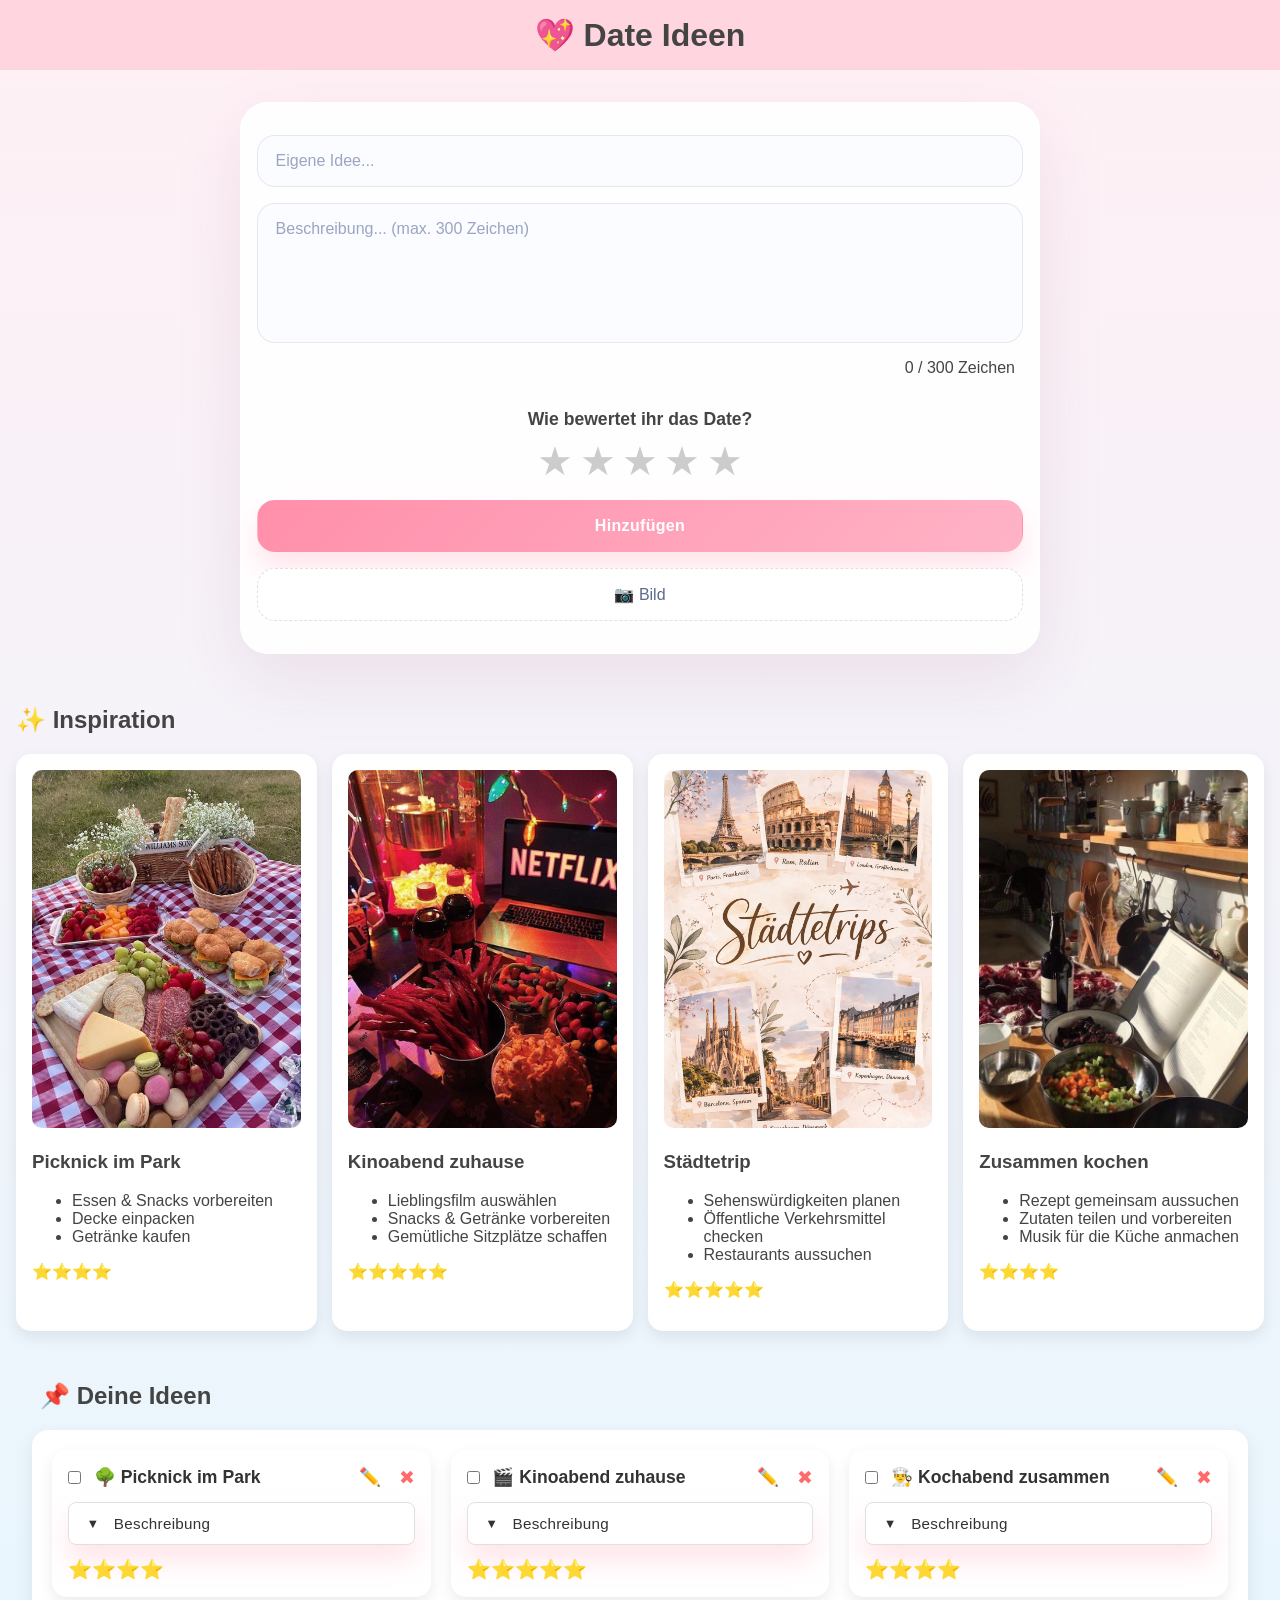
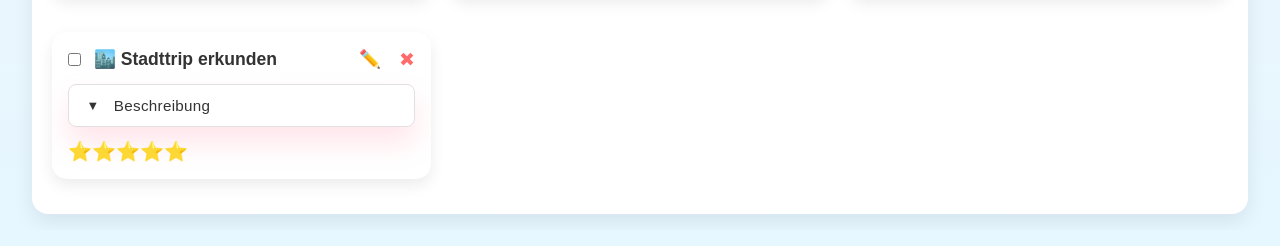
<file: index.html>
<!DOCTYPE html>
<html lang="de">
<head>
  <meta charset="UTF-8">
  <meta name="viewport" content="width=device-width, initial-scale=1.0">
  <title>Date Ideen </title>
  <link rel="stylesheet" href="style.css">
  <script src="script.js" defer></script>
</head>

<body>

<header>
  <h1>💖 Date Ideen</h1>
</header>

<section class="form-section">
  <input type="text" id="title" placeholder="Eigene Idee...">
  <textarea id="description" placeholder="Beschreibung... (max. 300 Zeichen)" maxlength="300"></textarea>
  <div class="textarea-box">
     <div class="char-count">0 / 300 Zeichen</div>
  </div>

  <div class="bewertung">
    <h2>Wie bewertet ihr das Date?</h2>
    <div class="sterne">
      <input type="radio" id="stern5" name="bewertung" value="5">
      <label for="stern5" title="5 Sterne">★</label>
      <input type="radio" id="stern4" name="bewertung" value="4">
      <label for="stern4" title="4 Sterne">★</label>
      <input type="radio" id="stern3" name="bewertung" value="3">
      <label for="stern3" title="3 Sterne">★</label>
      <input type="radio" id="stern2" name="bewertung" value="2">
      <label for="stern2" title="2 Sterne">★</label>
      <input type="radio" id="stern1" name="bewertung" value="1">
      <label for="stern1" title="1 Stern">★</label>
    </div>
  </div>

  <button id="myButton" type="button">Hinzufügen</button>

  <!-- Bild Upload -->
  <label class="upload">
      📷 Bild 
      <input type="file" accept="image/*">
  </label>
</section>


<section class="inspiration">
  <h2>✨ Inspiration</h2>
  <!-- Inspiration-Cards werden per DOM Manipulation aus script.js eingefügt -->
  <div class="inspirationsbox" id="inspirationsbox"></div>
</section>

<section class="ideas">
    <div class="ideasbox">
  <h2>📌 Deine Ideen</h2>
  <!-- ToDo Liste -->
    <div class="todo-list">

        <div id="ideaList"></div>
    </div>
  </div>
</section>


</body>
</html>
</file>
<file: style.css>
*, *::before, *::after {
  box-sizing: border-box;
}

body {
  font-family: 'Segoe UI', sans-serif;                                  /*schriftart wählen*/
  margin: 0;                                                            /* Abstand nach außen in alle richtungen */
  background: linear-gradient(to bottom, #fff0f5, #e6f7ff);         
  color: #444;                                                        /* Textfarbe */
  overflow-x: hidden;                                                   /* Verhindert horizontales Scrollen */
}

header {
  background: #ffd6e0;
  padding: 1rem;                                                        /* Abstand nach innen in alle richtungen */
  text-align: center;                                                   /* Zentriert den Text */
}

h1 {
  margin: 0;
}

.form-section {
  background: rgba(255, 255, 255, 0.92);
  border: 1px solid rgba(255, 255, 255, 0.8);                         /* Rand der Box, 1pixel breit, durchgezogen */
  box-shadow: 0 24px 70px rgba(138, 58, 94, 0.10);                    /* Schatteneffekt: 0px horizontal, 24px vertikal, 70px Unschärfe, Farbe mit Transparenz */
  border-radius: 28px;                                                  /* Abgerundete Ecken mit einem Radius von 28px */
  padding: 2rem 1rem;
  display: flex;                                                        /* Flexbox-Layout aktivieren */
  flex-direction: column;                                               /* Elemente vertikal anordnen */
  gap: 1rem;                                                            /* Abstand zwischen den Elementen */
  margin: 2rem 0 1rem;
  width: 100%;
  max-width: none;
  box-sizing: border-box;                                               /* Sorgt dafür, dass Padding und Border in der Gesamtbreite enthalten sind */
}

input,
textarea,
button {
  width: 100%;
  padding: 1rem 1.1rem;
  border-radius: 18px;
  border: 1px solid rgba(0, 0, 0, 0.08);
  background: #fbfcff;
  font-size: 1rem;
  font-family: inherit;
  box-sizing: border-box;
  transition: transform 0.2s ease, border-color 0.2s ease, box-shadow 0.2s ease;
}

textarea {
  resize: none;
}

input:focus,
textarea:focus {
  outline: none;
  border-color: rgba(255, 106, 141, 0.6);
  box-shadow: 0 0 0 4px rgba(255, 106, 141, 0.1);
  transform: translateY(-1px);
}

textarea {
  min-height: 140px;
  resize: none;
}

textarea::placeholder,
input::placeholder {
  color: #9aa5c1;
}

button {
  background: linear-gradient(135deg, #ff8fab 0%, #ffb3c6 100%);
  border: 1px solid transparent;
  color: #fff;
  font-weight: 700;
  letter-spacing: 0.02em;
  cursor: pointer;
  box-shadow: 0 16px 28px rgba(255, 146, 167, 0.24);
}
.blue {
  background: linear-gradient(135deg, #6ec1ff 0%, #a0d8ff 100%);
  box-shadow: 0 16px 28px rgba(110, 193, 255, 0.24);
}

button:hover {
  transform: translateY(-1px);
  background: linear-gradient(135deg, #ff7ea5 0%, #ffa7c0 100%);
}

.textarea-box {
  display: flex;
  justify-content: flex-end;
  padding-right: 0.5rem;
}

.upload {
  display: inline-flex;
  align-items: center;
  justify-content: center;
  gap: 0.5rem;
  padding: 1rem 1.2rem;
  border-radius: 18px;
  background: #fff;
  border: 1px dashed rgba(0, 0, 0, 0.12);
  color: #5f6a8a;
  cursor: pointer;
  transition: border-color 0.2s ease, background 0.2s ease, transform 0.2s ease;               /* animation */
}

.upload:hover {                                         /*animation*/
  border-color: rgba(255, 106, 141, 0.8);
  background: rgba(255, 250, 253, 0.9);
  transform: translateY(-1px);
}

.upload input {
  display: none;
}

.bewertung {
  display: flex;
  flex-direction: column;
  align-items: center;
  gap: 0.5rem;
  margin: 1rem auto 0 auto;
  text-align: center;
}

.bewertung h2 {
  margin: 0;
  font-size: 1.1rem;
}

.sterne {
  display: flex;
  flex-direction: row-reverse;
  justify-content: center;
  gap: 0.4rem;
}

.sterne input {
  display: none;
}

.sterne label {
  font-size: 2.5rem;
  color: #ccc;
  cursor: pointer;
  transition: color 0.2s ease, transform 0.2s ease;
}

.sterne label:hover,
.sterne label:hover ~ label {
  color: #ffcc00;
}

.sterne label:hover {
  transform: scale(1.1);
}

.sterne input:checked ~ label,
.sterne input:checked ~ label ~ label {
  color: #ffcc00;
}

.filter {
  padding: 1rem;
}

.inspiration {
  padding: 1rem;
}

.ideas {
  width: 100%;
}

.ideas h2 {
  margin-left: 0.5rem;
}

.inspirationsbox {
  display: grid;
  grid-template-columns: repeat(auto-fit, minmax(150px, 1fr));
  gap: 15px;
}

.card {
  background: white;
  padding: 1rem;
  border-radius: 15px;
  box-shadow: 0 6px 15px rgba(0,0,0,0.08);
  transition: 0.3s;
}

.card:hover {
  transform: translateY(-5px);
}

.card img {
  width: 100%;
  aspect-ratio: 3 / 4;
  object-fit: cover;
  object-position: center;
  border-radius: 10px;
}

.actions {
  display: flex;
  gap: 10px;
  margin-top: 10px;
}

.ideasbox {
  display: block;
  width: 100%;
  max-width: 100%;
  padding: 1rem;
  box-sizing: border-box;
  overflow: hidden;
}

.ideas {
  width: 100%;
  padding: 0 1rem 1rem;
  box-sizing: border-box;
  overflow-x: hidden;
}

.ideas h2 {
  margin-left: 0;
  padding-left: 0.5rem;
}

/* Animation */
.fade-in {
  animation: fadeIn 0.5s ease;
}

@keyframes fadeIn {
  from {
    opacity: 0;
    transform: translateY(10px);
  }
  to {
    opacity: 1;
    transform: translateY(0);
  }
}

/* To-Do Liste */
.todo-list {
    background: white;
    padding: 20px;
    border-radius: 16px;
    width: 100%;
    max-width: 100%;
    box-sizing: border-box;
    margin: 0;
    box-shadow: 0 8px 20px rgba(0,0,0,0.08);
    overflow: hidden;
}

#ideaList {
    display: grid;
    grid-template-columns: repeat(auto-fill, minmax(280px, 1fr));
    gap: 20px;
}

.todo-list h2 {
    text-align: center;
    margin-bottom: 15px;
}

/* To-Do Karten */
.todo-card {
    background: white;
    border-radius: 15px;
    box-shadow: 0 6px 15px rgba(0,0,0,0.08);
    transition: 0.3s;
    margin-bottom: 15px;
    overflow: hidden;
}

.todo-card:hover {
    transform: translateY(-5px);
    box-shadow: 0 8px 20px rgba(0,0,0,0.12);
}

.todo-card.done {
    opacity: 0.6;
}

.todo-card-image {
    width: 100%;
    aspect-ratio: 3 / 2;
    object-fit: cover;
    object-position: center;
}

.todo-card-content {
    padding: 1rem;
}

.todo-card-header {
    display: flex;
    align-items: center;
    justify-content: space-between;
    margin-bottom: 0.8rem;
}

.todo-card-title-section {
    display: flex;
    align-items: center;
    gap: 0.8rem;
    flex: 1;
    min-width: 0;
}

.todo-card-title-section input {
    width: auto;
    margin: 0;
    cursor: pointer;
    flex-shrink: 0;
}

.todo-card-title {
    margin: 0;
    font-size: 1.1rem;
    color: #333;
    cursor: pointer;
    user-select: none;
    word-break: break-word;
}

.todo-card-title-section input:checked + .todo-card-title {
    text-decoration: line-through;
    color: #999;
}

.delete {
    cursor: pointer;
    color: #ff6b6b;
    font-size: 1.2rem;
    transition: 0.2s;
    flex-shrink: 0;
}

.delete:hover {
    color: red;
    transform: scale(1.3);
}

/* Dropdown Menu Styling */
.dropdown-toggle {
    width: 100%;
    background: white;
    border: 1px solid #e0e0e0;
    border-radius: 8px;
    padding: 0.75rem 1rem;
    cursor: pointer;
    display: flex;
    align-items: center;
    gap: 0.8rem;
    font-size: 0.95rem;
    color: #333;
    font-weight: 500;
    transition: all 0.3s ease;
    margin-bottom: 0.8rem;
    font-family: inherit;
}

.dropdown-toggle:hover {
    background: #f9fafb;
    border-color: #ff8fab;
    color: #ff8fab;
}

.dropdown-toggle.open {
    background: rgba(255, 139, 171, 0.05);
    border-color: #ff8fab;
    color: #ff8fab;
}

.dropdown-arrow {
    display: inline-flex;
    align-items: center;
    justify-content: center;
    font-size: 0.8rem;
    transition: transform 0.3s ease;
    min-width: 16px;
}

.dropdown-toggle.open .dropdown-arrow {
    transform: rotate(180deg);
}

.dropdown-content {
    max-height: 0;
    overflow: hidden;
    transition: max-height 0.3s ease, opacity 0.3s ease;
    opacity: 0;
    margin-bottom: 0;
}

.dropdown-content.open {
    max-height: 500px;
    opacity: 1;
    margin-bottom: 0.8rem;
}

.dropdown-image {
    width: 100%;
    aspect-ratio: 3 / 2;
    object-fit: cover;
    object-position: center;
    border-radius: 6px;
    margin-bottom: 0.8rem;
}

.dropdown-content ul {
    margin: 0;
    padding: 0.5rem 0 0.5rem 24px;
    list-style: disc inside;
    background: #f9fafb;
    border-radius: 6px;
    border-left: 3px solid #ff8fab;
}

.dropdown-content li {
    margin: 8px 0;
    color: #555;
    font-size: 0.9rem;
}

.todo-card-toggle {
    display: flex;
    align-items: center;
    gap: 0.5rem;
    margin-bottom: 0.8rem;
}

.todo-card-rating {
    margin: 0;
    font-size: 1.2rem;
    color: #ffcc00;
}

.delete {
    cursor: pointer;
    color: #ff6b6b;
    margin-left: 10px;
    transition: 0.2s;
}

.delete:hover {
    color: red;
    transform: scale(1.2);
}

/* Kartenaktionen: Edit + Delete nebeneinander */
.card-actions {
    display: flex;
    align-items: center;
    gap: 0.5rem;
}

.edit-btn {
    cursor: pointer;
    font-size: 1.1rem;
    transition: transform 0.2s;
    flex-shrink: 0;
}

.edit-btn:hover {
    transform: scale(1.2);
}

/* Bearbeitungsformular innerhalb der Karte */
.edit-form {
    display: flex;
    flex-direction: column;
    gap: 0.5rem;
}

.edit-label {
    font-size: 0.8rem;
    color: #aaa;
    font-weight: 700;
    text-transform: uppercase;
    letter-spacing: 0.06em;
    margin-top: 0.3rem;
}

.edit-form input[type="text"],
.edit-form textarea {
    width: 100%;
    padding: 0.6rem 0.8rem;
    border-radius: 10px;
    font-size: 0.95rem;
}

.edit-form textarea {
    min-height: 80px;
}

/* Sterne im Edit-Formular kleiner */
.edit-sterne {
    justify-content: flex-start;
}

.edit-sterne label {
    font-size: 1.8rem;
}

.edit-actions {
    display: flex;
    gap: 0.5rem;
    margin-top: 0.3rem;
}

.save-edit-btn {
    background: linear-gradient(135deg, #6ec1ff 0%, #a0d8ff 100%);
    box-shadow: 0 8px 16px rgba(110, 193, 255, 0.24);
    flex: 1;
}

.cancel-edit-btn {
    background: #f0f0f0;
    color: #666;
    border: 1px solid #ddd;
    box-shadow: none;
    flex: 1;
}

.cancel-edit-btn:hover {
    background: #e0e0e0;
    transform: translateY(-1px);
}

/* Responsive */
@media (min-width: 768px) {
  .form-section, .filter {
    max-width: 800px;
    margin: 2rem auto 1rem;
  }

  .ideas {
    max-width: none;
    margin: 0;
  }
}
</file>
